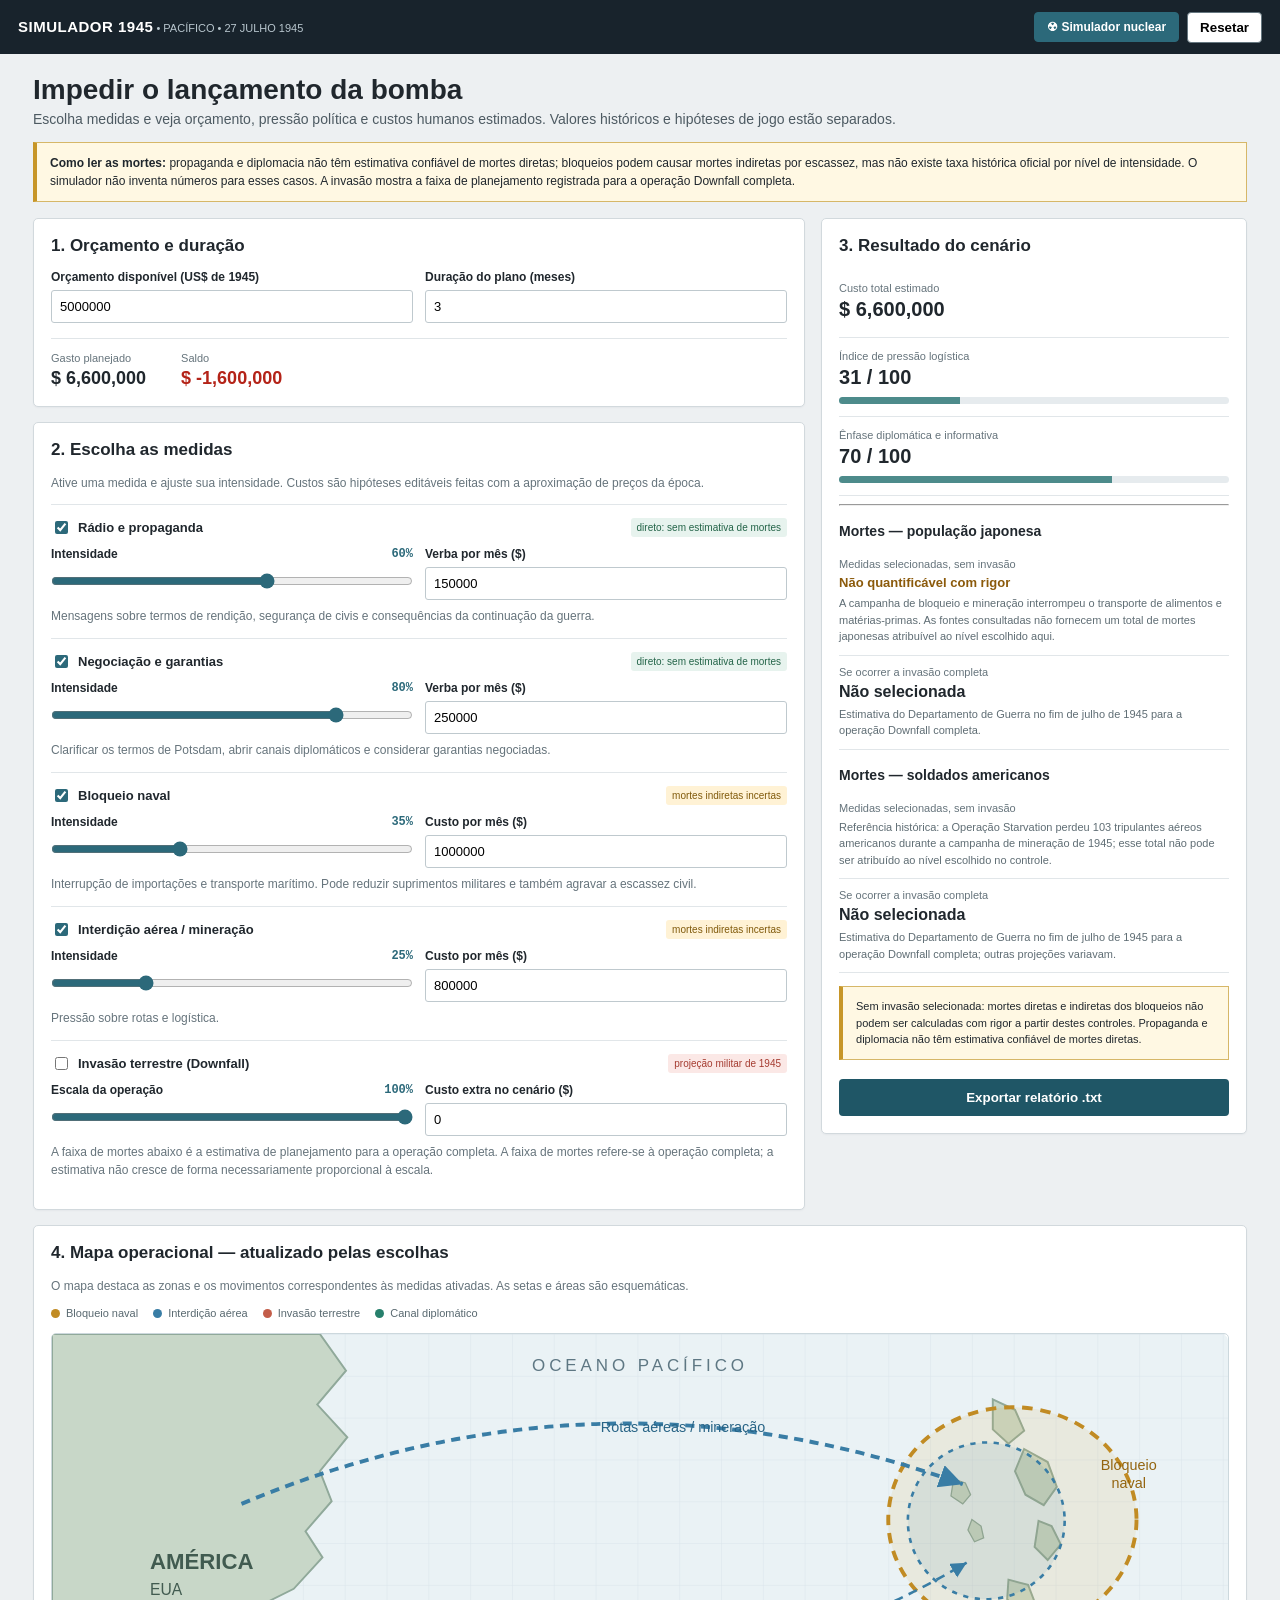
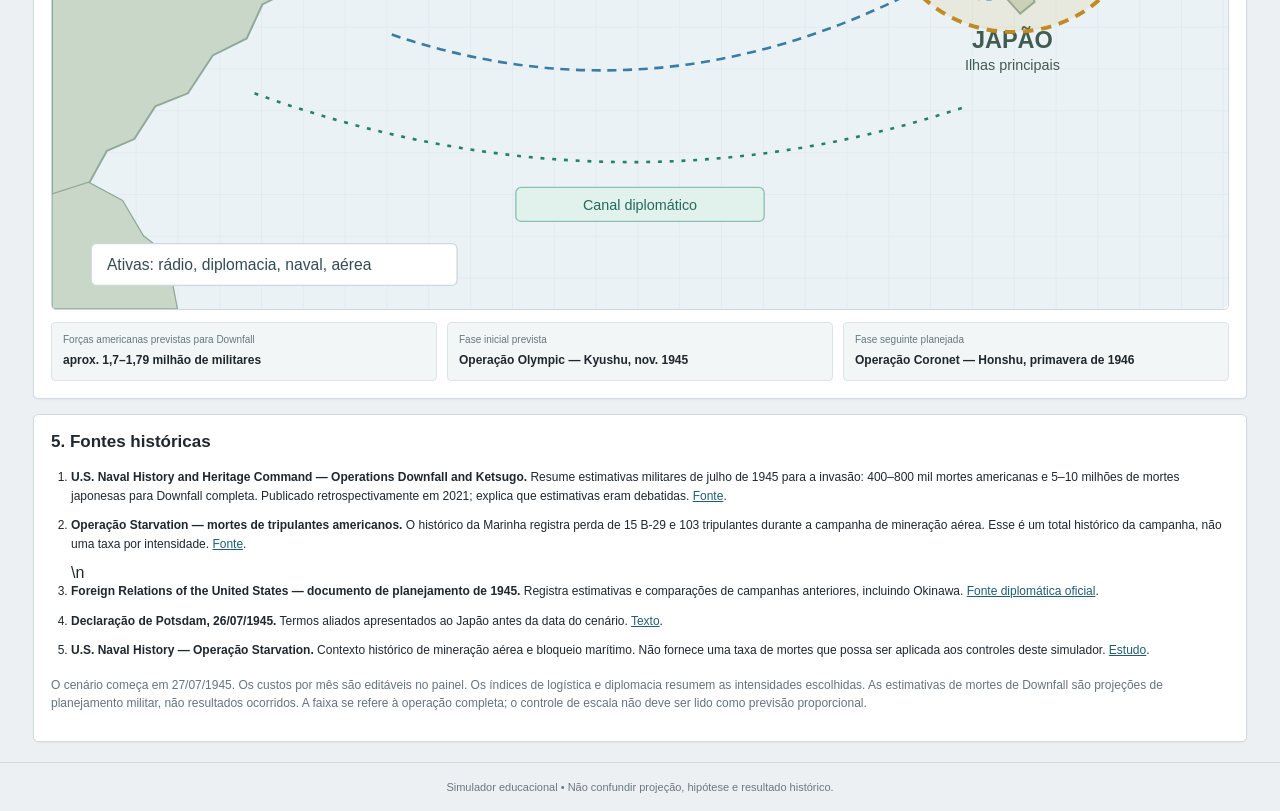
<file: index.html>
<!doctype html>
<html lang="pt-BR">
<head>
<meta charset="utf-8"><meta name="viewport" content="width=device-width,initial-scale=1">
<title>Simulador de decisão — 27/07/1945</title><link rel="stylesheet" href="style.css">
</head>
<body>
<header><div><b>SIMULADOR 1945</b><span> • PACÍFICO • 27 JULHO 1945</span></div><nav class="topnav"><a class="site-link" href="nuclear.html">☢ Simulador nuclear</a><button id="reset">Resetar</button></nav></header>
<main>
<h1>Impedir o lançamento da bomba</h1>
<p class="intro">Escolha medidas e veja orçamento, pressão política e custos humanos estimados. Valores históricos e hipóteses de jogo estão separados.</p>
<div class="notice"><b>Como ler as mortes:</b> propaganda e diplomacia não têm estimativa confiável de mortes diretas; bloqueios podem causar mortes indiretas por escassez, mas não existe taxa histórica oficial por nível de intensidade. O simulador não inventa números para esses casos. A invasão mostra a faixa de planejamento registrada para a operação Downfall completa.</div>

<section class="layout">
<div class="maincol">
<section class="box">
<h2>1. Orçamento e duração</h2>
<div class="formgrid">
<label>Orçamento disponível (US$ de 1945)<input id="budget" type="number" min="0" step="100000" value="5000000"></label>
<label>Duração do plano (meses)<input id="months" type="number" min="1" max="24" value="3"></label>
</div>
<div class="totals"><div><small>Gasto planejado</small><strong id="spent">$ 5.000.000</strong></div><div><small>Saldo</small><strong id="balance">$ 0</strong></div></div>
</section>

<section class="box">
<h2>2. Escolha as medidas</h2>
<p class="muted">Ative uma medida e ajuste sua intensidade. Custos são hipóteses editáveis feitas com a aproximação de preços da época.</p>
<div class="method">
<div class="methodtop"><label class="check"><input type="checkbox" id="onRadio" checked> <b>Rádio e propaganda</b></label><span class="tag">direto: sem estimativa de mortes</span></div>
<div class="formgrid"><label>Intensidade <output id="radioOut">60%</output><input type="range" id="radio" min="0" max="100" value="60"></label><label>Verba por mês ($)<input type="number" id="radioCost" min="0" step="10000" value="150000"></label></div>
<p class="muted">Mensagens sobre termos de rendição, segurança de civis e consequências da continuação da guerra.</p>
</div>
<div class="method">
<div class="methodtop"><label class="check"><input type="checkbox" id="onDiplomacy" checked> <b>Negociação e garantias</b></label><span class="tag">direto: sem estimativa de mortes</span></div>
<div class="formgrid"><label>Intensidade <output id="diplomacyOut">80%</output><input type="range" id="diplomacy" min="0" max="100" value="80"></label><label>Verba por mês ($)<input type="number" id="diplomacyCost" min="0" step="10000" value="250000"></label></div>
<p class="muted">Clarificar os termos de Potsdam, abrir canais diplomáticos e considerar garantias negociadas.</p>
</div>
<div class="method">
<div class="methodtop"><label class="check"><input type="checkbox" id="onNaval" checked> <b>Bloqueio naval</b></label><span class="tag warning">mortes indiretas incertas</span></div>
<div class="formgrid"><label>Intensidade <output id="navalOut">35%</output><input type="range" id="naval" min="0" max="100" value="35"></label><label>Custo por mês ($)<input type="number" id="navalCost" min="0" step="100000" value="1000000"></label></div>
<p class="muted">Interrupção de importações e transporte marítimo. Pode reduzir suprimentos militares e também agravar a escassez civil.</p>
</div>
<div class="method">
<div class="methodtop"><label class="check"><input type="checkbox" id="onAir" checked> <b>Interdição aérea / mineração</b></label><span class="tag warning">mortes indiretas incertas</span></div>
<div class="formgrid"><label>Intensidade <output id="airOut">25%</output><input type="range" id="air" min="0" max="100" value="25"></label><label>Custo por mês ($)<input type="number" id="airCost" min="0" step="100000" value="800000"></label></div>
<p class="muted">Pressão sobre rotas e logística.</p>
</div>
<div class="method">
<div class="methodtop"><label class="check"><input type="checkbox" id="onInvasion"> <b>Invasão terrestre (Downfall)</b></label><span class="tag danger">projeção militar de 1945</span></div>
<div class="formgrid"><label>Escala da operação <output id="invasionOut">100%</output><input type="range" id="invasion" min="0" max="100" value="100"></label><label>Custo extra no cenário ($)<input type="number" id="invasionCost" min="0" step="1000000" value="0"></label></div>
<p class="muted">A faixa de mortes abaixo é a estimativa de planejamento para a operação completa. A faixa de mortes refere-se à operação completa; a estimativa não cresce de forma necessariamente proporcional à escala.</p>
</div>
</section>
</div>

<aside class="sidecol">
<section class="box sticky">
<h2>3. Resultado do cenário</h2>
<div class="stat"><small>Custo total estimado</small><strong id="totalCost">$ 5.000.000</strong></div>
<div class="stat"><small>Índice de pressão logística</small><strong id="logistics">— / 100</strong><div class="bar"><i id="logBar"></i></div></div>
<div class="stat"><small>Ênfase diplomática e informativa</small><strong id="peace">— / 100</strong><div class="bar"><i id="peaceBar"></i></div></div>
<hr>
<h3>Mortes — população japonesa</h3>
<div class="death"><small>Medidas selecionadas, sem invasão</small><strong class="unknown">Não quantificável com rigor</strong><p id="japanNote">Bloqueios e ataques podem gerar mortes diretas e indiretas; usamos aproximação de dados da época.</p></div>
<div class="death"><small>Se ocorrer a invasão completa</small><strong id="japanDeaths">5–10 milhões</strong><p>Estimativa do Departamento de Guerra no fim de julho de 1945 para a operação Downfall completa.</p></div>
<h3>Mortes — soldados americanos</h3>
<div class="death"><small>Medidas selecionadas, sem invasão</small><strong class="unknown"></strong><p>Referência histórica: a Operação Starvation perdeu 103 tripulantes aéreos americanos durante a campanha de mineração de 1945; esse total não pode ser atribuído ao nível escolhido no controle.</p></div>
<div class="death"><small>Se ocorrer a invasão completa</small><strong id="usDeaths">400–800 mil</strong><p>Estimativa do Departamento de Guerra no fim de julho de 1945 para a operação Downfall completa; outras projeções variavam.</p></div>
<div class="notice smallnotice" id="warning">Sem invasão selecionada: não há base para converter as medidas escolhidas em um total confiável de mortes.</div>
<button class="full" id="export">Exportar relatório .txt</button>
</section>
</aside>
</section>


<section class="box mapbox">
<h2>4. Mapa operacional — atualizado pelas escolhas</h2>
<p class="muted">O mapa destaca as zonas e os movimentos correspondentes às medidas ativadas. As setas e áreas são esquemáticas.</p>
<div class="maplegend">
<span><i class="dot navaldot"></i> Bloqueio naval</span><span><i class="dot airdot"></i> Interdição aérea</span><span><i class="dot landdot"></i> Invasão terrestre</span><span><i class="dot dipdot"></i> Canal diplomático</span>
</div>
<div class="mapwrap">
<svg id="operationMap" viewBox="0 0 900 440" role="img" aria-label="Mapa esquemático do Pacífico entre os Estados Unidos e o Japão">
 <defs>
  <pattern id="seaGrid" width="32" height="32" patternUnits="userSpaceOnUse"><path d="M32 0H0V32" fill="none" stroke="#d7e3e8" stroke-width="0.7"/></pattern>
  <marker id="arrowAir" markerWidth="8" markerHeight="8" refX="6" refY="3" orient="auto"><path d="M0,0 L6,3 L0,6 Z" fill="#397da5"/></marker>
  <marker id="arrowLand" markerWidth="8" markerHeight="8" refX="6" refY="3" orient="auto"><path d="M0,0 L6,3 L0,6 Z" fill="#c35d49"/></marker>
 </defs>
 <rect width="900" height="440" rx="5" fill="#eaf2f5"/><rect width="900" height="440" fill="url(#seaGrid)"/>
 <text x="450" y="28" text-anchor="middle" font-size="13" fill="#5e7783" letter-spacing="3">OCEANO PACÍFICO</text>
 <!-- schematic continents -->
 <path d="M0 0H205L225 28 203 54 226 79 205 105 214 128 194 151 207 171 185 195 161 207 149 233 123 246 104 275 79 285 63 310 42 319 26 348 0 359Z" fill="#c8d7c8" stroke="#90a99a" stroke-width="1.5"/>
 <path d="M0 352L28 343 54 357 70 384 88 398 96 440H0Z" fill="#c8d7c8" stroke="#90a99a"/>
 <text x="75" y="180" font-size="17" fill="#415b50" font-weight="700">AMÉRICA</text><text x="75" y="200" font-size="12" fill="#415b50">EUA</text>
 <path d="M720 50l17 8 7 16-12 10-12-11z M744 88l18 10 7 19-10 14-14-8-8-18z M755 143l10 4 7 14-10 12-10-10z M732 188l15 4 5 13-11 9-10-11z" fill="#c8d7c8" stroke="#90a99a" stroke-width="1.5"/>
 <path d="M690 111l9 3 4 9-6 7-9-6z M704 142l7 5 2 9-7 3-5-9z" fill="#c8d7c8" stroke="#90a99a"/>
 <text x="735" y="240" text-anchor="middle" font-size="18" fill="#415b50" font-weight="700">JAPÃO</text>
 <text x="735" y="257" text-anchor="middle" font-size="11" fill="#415b50">Ilhas principais</text>
 <g id="navalLayer" style="display:none">
  <ellipse cx="735" cy="142" rx="95" ry="86" fill="#d5a23c" fill-opacity=".12" stroke="#c18b23" stroke-width="3" stroke-dasharray="8 6"/>
  <text x="824" y="104" font-size="11" fill="#93640f" text-anchor="middle">Bloqueio</text>
  <text x="824" y="118" font-size="11" fill="#93640f" text-anchor="middle">naval</text>
 </g>
 <g id="airLayer" style="display:none">
  <path d="M145 130 Q420 15 697 115" fill="none" stroke="#397da5" stroke-width="3" stroke-dasharray="7 5" marker-end="url(#arrowAir)"/>
  <path d="M260 230 Q480 305 700 175" fill="none" stroke="#397da5" stroke-width="2" stroke-dasharray="7 5" marker-end="url(#arrowAir)"/>
  <circle cx="715" cy="143" r="60" fill="#397da5" fill-opacity=".10" stroke="#397da5" stroke-dasharray="4 5" stroke-width="2"/>
  <text x="420" y="75" font-size="11" fill="#286486">Rotas aéreas / mineração</text>
 </g>
 <g id="landLayer" style="display:none">
  <path d="M695 314 Q735 260 740 202" fill="none" stroke="#c35d49" stroke-width="4" marker-end="url(#arrowLand)"/>
  <path d="M780 320 Q766 260 751 203" fill="none" stroke="#c35d49" stroke-width="3" marker-end="url(#arrowLand)"/>
  <text x="742" y="345" text-anchor="middle" font-size="12" fill="#a33f31" font-weight="700">Força de invasão</text>
 </g>
 <g id="diplomacyLayer">
  <path d="M155 275 Q430 375 700 285" fill="none" stroke="#27806c" stroke-width="2" stroke-dasharray="3 6"/>
  <rect x="355" y="347" width="190" height="26" rx="4" fill="#e1f1eb" stroke="#8dbfae"/>
  <text x="450" y="364" text-anchor="middle" font-size="11" fill="#226b58">Canal diplomático</text>
 </g>
 <g transform="translate(30 390)"><rect width="280" height="32" rx="4" fill="#fff" stroke="#ccd8dd"/><text id="mapStatus" x="12" y="20" font-size="12" fill="#344b56">Medidas ativas: rádio, diplomacia, naval e aérea</text></g>
</svg>
</div>
<div class="mapstats"><div><small>Forças americanas previstas para Downfall</small><b>aprox. 1,7–1,79 milhão de militares</b></div><div><small>Fase inicial prevista</small><b>Operação Olympic — Kyushu, nov. 1945</b></div><div><small>Fase seguinte planejada</small><b>Operação Coronet — Honshu, primavera de 1946</b></div></div>
</section>

<section class="box sources">
<h2>5. Fontes históricas</h2>
<ol>
<li><b>U.S. Naval History and Heritage Command — Operations Downfall and Ketsugo.</b> Resume estimativas militares de julho de 1945 para a invasão: 400–800 mil mortes americanas e 5–10 milhões de mortes japonesas para Downfall completa. Publicado retrospectivamente em 2021; explica que estimativas eram debatidas. <a href="https://www.history.navy.mil/about-us/leadership/director/directors-corner/h-grams/h-gram-057/h-057-1.html" target="_blank" rel="noopener">Fonte</a>.</li>
<li><b>Operação Starvation — mortes de tripulantes americanos.</b> O histórico da Marinha registra perda de 15 B-29 e 103 tripulantes durante a campanha de mineração aérea. Esse é um total histórico da campanha, não uma taxa por intensidade. <a href="https://www.history.navy.mil/about-us/leadership/director/directors-corner/h-grams/h-gram-053/h-053-1.html" target="_blank" rel="noopener">Fonte</a>.</li>\n<li><b>Foreign Relations of the United States — documento de planejamento de 1945.</b> Registra estimativas e comparações de campanhas anteriores, incluindo Okinawa. <a href="https://history.state.gov/historicaldocuments/frus1945Berlinv01/d598" target="_blank" rel="noopener">Fonte diplomática oficial</a>.</li>
<li><b>Declaração de Potsdam, 26/07/1945.</b> Termos aliados apresentados ao Japão antes da data do cenário. <a href="https://www.presidency.ucsb.edu/documents/proclamation-the-heads-governments-united-states-china-and-the-united-kingdom" target="_blank" rel="noopener">Texto</a>.</li>
<li><b>U.S. Naval History — Operação Starvation.</b> Contexto histórico de mineração aérea e bloqueio marítimo. Não fornece uma taxa de mortes que possa ser aplicada aos controles deste simulador. <a href="https://www.history.navy.mil/about-us/leadership/director/directors-corner/h-grams/h-gram-053/h-053-1.html" target="_blank" rel="noopener">Estudo</a>.</li>
</ol>
<p class="muted">O cenário começa em 27/07/1945. Os custos por mês são editáveis no painel. Os índices de logística e diplomacia resumem as intensidades escolhidas. As estimativas de mortes de Downfall são projeções de planejamento militar, não resultados ocorridos. A faixa se refere à operação completa; o controle de escala não deve ser lido como previsão proporcional.</p>
</section>
</main>
<footer>Simulador educacional • Não confundir projeção, hipótese e resultado histórico.</footer>
<script src="script.js"></script>
</body></html>
</file>
<file: style.css>
*{box-sizing:border-box} :root{font-family:Arial,Helvetica,sans-serif;color:#20272d;background:#edf0f2}body{margin:0}header{height:54px;background:#18232c;color:#fff;display:flex;align-items:center;justify-content:space-between;padding:0 max(calc((100% - 1250px)/2),18px);position:sticky;top:0;z-index:3}header b{font-size:15px;letter-spacing:.5px}header span{font-size:11px;color:#b8c6ce}button{border:1px solid #667780;background:#fff;border-radius:4px;padding:7px 12px;cursor:pointer;font-weight:700}main{max-width:1250px;margin:20px auto;padding:0 18px}h1{font-size:28px;margin:14px 0 5px}h2{font-size:17px;margin:0 0 14px}h3{font-size:14px;margin:17px 0 9px}.intro{margin:0 0 15px;color:#4d5a62;font-size:14px}.notice{border:1px solid #d6b768;background:#fff8e3;border-left:4px solid #c79628;padding:11px 13px;font-size:12px;line-height:1.5;margin-bottom:16px}.layout{display:grid;grid-template-columns:minmax(0,1.45fr) minmax(300px,.8fr);gap:16px;align-items:start}.box{background:#fff;border:1px solid #d2d9dd;border-radius:5px;padding:17px;margin-bottom:15px;box-shadow:0 1px 2px #15222a0a}.formgrid{display:grid;grid-template-columns:1fr 1fr;gap:12px}.formgrid label{font-size:12px;font-weight:700;display:block}.formgrid input[type=number]{display:block;width:100%;margin-top:6px;border:1px solid #bfc9ce;border-radius:3px;padding:8px;font-size:13px}.formgrid input[type=range]{width:100%;display:block;margin:12px 0 0;accent-color:#2c697a}.formgrid output{float:right;color:#2c697a;font-family:monospace}.totals{display:flex;gap:35px;border-top:1px solid #e0e5e8;margin-top:15px;padding-top:13px}.totals small,.stat small,.death small{display:block;color:#66747c;font-size:11px}.totals strong{display:block;font-size:18px;margin-top:4px}.method{border-top:1px solid #e1e6e9;padding:13px 0}.method:first-of-type{margin-top:10px}.methodtop{display:flex;justify-content:space-between;gap:10px;align-items:center;margin-bottom:10px}.check{display:flex;align-items:center;gap:7px;font-size:13px}.check input{accent-color:#2c697a}.tag{font-size:10px;padding:4px 6px;border-radius:3px;background:#e7f3ee;color:#236448;white-space:nowrap}.tag.warning{background:#fff2d5;color:#805a0b}.tag.danger{background:#fbe8e6;color:#a53c31}.muted{color:#66747c;font-size:12px;line-height:1.5}.method p{margin:7px 0 0}.sticky{position:sticky;top:70px}.stat{padding:12px 0;border-bottom:1px solid #e1e6e9}.stat strong{display:block;font-size:20px;margin:4px 0}.bar{height:7px;background:#e6ebee;border-radius:6px;overflow:hidden;margin-top:8px}.bar i{display:block;height:100%;width:0;background:#4d8b8b}.death{padding:10px 0;border-bottom:1px solid #e1e6e9}.death strong{display:block;font-size:16px;margin:5px 0}.death p{font-size:11px;line-height:1.5;color:#5f6d74;margin:0}.unknown{font-size:13px!important;color:#8b5a0b}.smallnotice{font-size:11px;margin-top:13px}.full{width:100%;margin-top:3px;background:#1f5666;color:white;border:0;padding:11px}.sources ol{padding-left:20px}.sources li{font-size:12px;line-height:1.6;margin-bottom:10px}.sources a{color:#205d73}footer{text-align:center;padding:18px;color:#6c787f;font-size:11px;border-top:1px solid #d5dcdf}@media(max-width:850px){.layout{grid-template-columns:1fr}.sticky{position:static}.sidecol{order:-1}.formgrid{grid-template-columns:1fr 1fr}}@media(max-width:520px){header span{display:block;font-size:9px;margin-top:3px}h1{font-size:23px}.formgrid{grid-template-columns:1fr}.methodtop{align-items:flex-start;flex-direction:column}.totals{gap:20px}.box{padding:13px}}
.maplegend{display:flex;flex-wrap:wrap;gap:15px;font-size:11px;color:#596970;margin:10px 0 14px}.maplegend span{display:flex;align-items:center;gap:6px}.dot{display:inline-block;width:9px;height:9px;border-radius:50%}.navaldot{background:#c18b23}.airdot{background:#397da5}.landdot{background:#c35d49}.dipdot{background:#27806c}.mapwrap{border:1px solid #ccd8dd;border-radius:5px;overflow:hidden}.mapwrap svg{display:block;width:100%;height:auto}.mapstats{display:grid;grid-template-columns:repeat(3,1fr);gap:10px;margin-top:12px}.mapstats div{padding:11px;background:#f2f6f7;border:1px solid #dce4e7;border-radius:4px}.mapstats small{display:block;font-size:10px;color:#687780;margin-bottom:5px}.mapstats b{font-size:12px;line-height:1.4}@media(max-width:600px){.mapstats{grid-template-columns:1fr}.maplegend{gap:9px}}

.topnav{display:flex;align-items:center;gap:8px}.site-link{display:inline-block;background:#2c697a;color:#fff;text-decoration:none;border:1px solid #2c697a;border-radius:4px;padding:7px 12px;font-size:12px;font-weight:700}.site-link:hover{background:#214f5c}@media(max-width:520px){.topnav{gap:5px}.site-link{padding:6px 8px;font-size:11px}}
</file>
